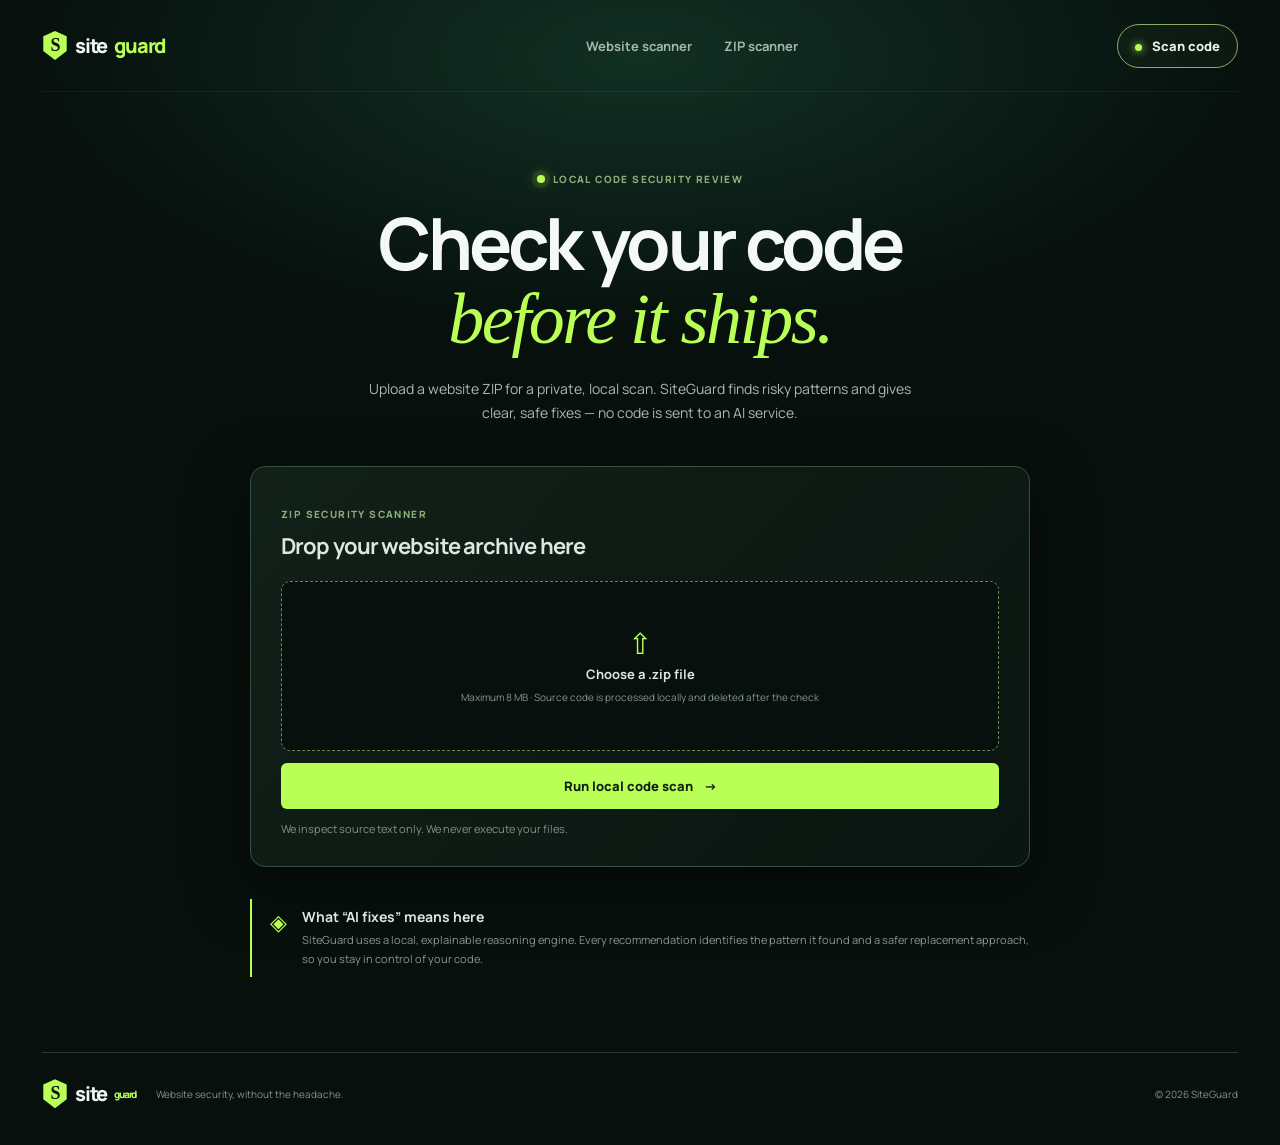
<file: zip-scanner.html>
<!doctype html><html lang="en"><head><meta charset="UTF-8" /><meta name="viewport" content="width=device-width, initial-scale=1.0" /><title>SiteGuard — ZIP security scanner</title><link rel="preconnect" href="https://fonts.googleapis.com" /><link rel="preconnect" href="https://fonts.gstatic.com" crossorigin /><link href="https://fonts.googleapis.com/css2?family=DM+Mono:wght@400;500&family=Manrope:wght@400;500;600;700;800&display=swap" rel="stylesheet" /><link rel="stylesheet" href="styles.css" /><link rel="stylesheet" href="cyber.css" /></head><body><main class="page-shell"><nav class="nav"><a class="brand" href="index.html"><span class="brand-mark">S</span>site<span>guard</span></a><div class="nav-links"><a href="index.html">Website scanner</a><a href="zip-scanner.html">ZIP scanner</a></div><a class="nav-cta" href="#upload"><i></i> Scan code</a></nav><section class="zip-hero"><div class="eyebrow"><span class="pulse"></span> LOCAL CODE SECURITY REVIEW</div><h1>Check your code<br /><em>before it ships.</em></h1><p>Upload a website ZIP for a private, local scan. SiteGuard finds risky patterns and gives clear, safe fixes — no code is sent to an AI service.</p></section><section class="zip-card" id="upload"><p class="card-kicker">ZIP SECURITY SCANNER</p><h2>Drop your website archive here</h2><form id="zip-form"><label class="drop-zone" for="zip-file"><span class="zip-icon">⇧</span><strong>Choose a .zip file</strong><small>Maximum 8 MB · Source code is processed locally and deleted after the check</small><input id="zip-file" type="file" accept=".zip,application/zip" required /></label><button type="submit">Run local code scan <span>→</span></button></form><p class="form-note">We inspect source text only. We never execute your files.</p></section><section class="zip-results hidden" id="zip-results" aria-live="polite"></section><section class="zip-promise"><span>◈</span><div><h3>What “AI fixes” means here</h3><p>SiteGuard uses a local, explainable reasoning engine. Every recommendation identifies the pattern it found and a safer replacement approach, so you stay in control of your code.</p></div></section><footer><a class="brand" href="index.html"><span class="brand-mark">S</span>site<span>guard</span></a><p>Website security, without the headache.</p><span>© 2026 SiteGuard</span></footer></main><script src="zip-scanner.js"></script></body></html>
</file>
<file: styles.css>
:root{--ink:#18251e;--muted:#657168;--line:#dce3dc;--paper:#fbfcf9;--cream:#f0f3eb;--lime:#d8ff76;--lime-dark:#a6d93b;--coral:#ff725c;--blue:#eaf1ff}*{box-sizing:border-box}html{scroll-behavior:smooth}body{margin:0;background:var(--paper);color:var(--ink);font-family:Manrope,Arial,sans-serif}.page-shell{max-width:1280px;margin:auto;padding:0 42px}.nav{height:92px;display:flex;align-items:center;justify-content:space-between}.brand{color:var(--ink);font-size:20px;font-weight:800;letter-spacing:-1.2px;text-decoration:none;display:flex;align-items:center;gap:7px}.brand-mark{display:grid;place-items:center;width:26px;height:29px;background:var(--ink);color:var(--lime);font-family:Georgia,serif;font-size:18px;font-weight:400;clip-path:polygon(50% 0,95% 18%,95% 69%,50% 100%,5% 69%,5% 18%)}.nav-links{display:flex;gap:32px;margin-left:100px}.nav-links a,.text-button{font-size:13px;color:#435047;text-decoration:none;font-weight:700}.nav-cta{border:1px solid var(--ink);border-radius:30px;padding:12px 17px;color:var(--ink);font-size:13px;font-weight:800;text-decoration:none}.nav-cta span{padding-left:8px}.hero{text-align:center;padding:82px 0 105px}.eyebrow,.card-kicker{font-size:10px;letter-spacing:1.4px;font-weight:800;color:#637366}.eyebrow{display:flex;align-items:center;justify-content:center;gap:8px}.pulse{width:8px;height:8px;border-radius:50%;background:var(--lime-dark);box-shadow:0 0 0 5px #e7f4cb}.hero h1{font-size:clamp(45px,6vw,78px);letter-spacing:-4.2px;line-height:1.02;margin:22px 0 18px;font-weight:800}.hero h1 em{font-family:Georgia,serif;font-weight:400;color:#5e9d3a;letter-spacing:-3px}.hero-copy{max-width:560px;margin:0 auto 37px;color:#59665d;font-size:16px;line-height:1.7}.scan-card,.scan-progress,.report{max-width:780px;margin:0 auto;text-align:left;background:#fff;border:1px solid var(--line);border-radius:15px;box-shadow:0 16px 25px #2d49350a}.scan-card{padding:28px 31px}.scan-card-top,.progress-header,.report-heading{display:flex;justify-content:space-between;align-items:flex-start}.scan-card h2,.scan-progress h2,.report h2{font-size:22px;letter-spacing:-.9px;margin:5px 0 21px}.lock-icon{font-size:31px;color:#78ad52}.url-input{display:flex;align-items:center;gap:12px;border:1.5px solid #b7c4b7;padding:6px 6px 6px 15px;border-radius:8px}.url-input>span{color:#91a094;font-size:17px}.url-input input{border:0;outline:0;flex:1;min-width:0;font:500 15px Manrope;color:var(--ink)}button{font-family:inherit;cursor:pointer}.url-input button,.monitor-card button{border:0;border-radius:6px;background:var(--ink);color:white;font-size:13px;font-weight:800;padding:14px 18px;white-space:nowrap}.url-input button span{padding-left:10px;color:var(--lime)}.form-note{font-size:11px;color:#849087;margin:12px 0 0}.trust-row{display:flex;justify-content:center;align-items:center;gap:11px;margin-top:23px;color:#718077;font-size:11px}.trust-row strong{font-size:11px;color:#39483e}.avatars{display:flex}.avatars i{width:21px;height:21px;border-radius:50%;display:grid;place-items:center;border:2px solid var(--paper);margin-left:-5px;font-style:normal;font-size:8px;font-weight:bold;color:#fff;background:#d27f6f}.avatars i:nth-child(2){background:#6caa87}.avatars i:nth-child(3){background:#7a81bd}.avatars i:nth-child(4){background:#be9c67}.hidden{display:none!important}.scan-progress{padding:30px}.scan-progress .progress-header span{font:500 14px 'DM Mono';color:#78946a}.bar{height:7px;background:#ecf1eb;border-radius:20px;overflow:hidden;margin:9px 0 22px}.bar i{display:block;height:100%;width:0;background:var(--lime-dark);transition:width .45s ease}.scan-progress ul{list-style:none;padding:0;margin:0}.scan-progress li{border-top:1px solid var(--line);padding:13px 4px;color:#98a19a;font-size:13px;display:flex;justify-content:space-between}.scan-progress li.active{color:var(--ink);font-weight:700}.scan-progress li span{font-size:11px}.report{padding:31px;margin-bottom:90px}.text-button{border:0;background:transparent;text-decoration:underline}.report-grid{display:grid;grid-template-columns:1fr 1.5fr;gap:13px;margin:6px 0 28px}.score-card,.summary-card{border-radius:10px;padding:23px}.score-card{background:var(--lime)}.score-card p,.summary-card p{font-size:12px;margin:0;color:#48584c}.score{margin:12px 0 8px}.score b{font-size:50px;letter-spacing:-3px}.score span{font-size:16px;color:#53624f}.score-label{font-size:12px;font-weight:800}.score-label i{display:inline-block;background:#f1a740;width:8px;height:8px;border-radius:50%;margin-right:5px}.score-card small{display:block;margin-top:17px;font-size:10px;color:#52614e}.summary-card{background:var(--cream);display:flex;gap:30px;align-items:flex-start;flex-wrap:wrap}.summary-stat{display:flex;flex-direction:column;gap:3px}.summary-stat strong{font:500 31px 'DM Mono'}.summary-stat span{font-size:10px;color:#68756c}.summary-card p{width:100%;line-height:1.6}.finding-heading{display:flex;justify-content:space-between;align-items:baseline;margin-bottom:8px}.finding-heading h3,.monitor-card h3{letter-spacing:-.7px;margin:0;font-size:18px}.finding-heading p{font-size:11px;color:var(--muted)}.finding{display:grid;grid-template-columns:37px 1fr;gap:14px;padding:18px 0;border-top:1px solid var(--line)}.finding-icon{width:28px;height:28px;border-radius:50%;display:grid;place-items:center;background:#eef2ed;color:#5c7962;font-weight:800;font-size:14px}.urgent .finding-icon{background:#ffe9e3;color:#db5945}.finding-title{display:flex;align-items:center;gap:8px}.finding h4{font-size:13px;margin:0;letter-spacing:-.25px}.finding-title span{font-size:8px;letter-spacing:.7px;color:#d7523d;font-weight:800;background:#ffebe7;padding:4px 5px;border-radius:3px}.finding-title .good{color:#60933f;background:#edf7dc}.finding p{font-size:11px;line-height:1.6;color:var(--muted);margin:7px 0}.finding a{font-size:11px;font-weight:800;color:var(--ink)}.finding a b{color:#74aa3e;margin-left:5px}.monitor-card{margin-top:23px;border-radius:10px;background:var(--ink);color:#fff;padding:27px 30px;display:flex;align-items:center;justify-content:space-between;gap:24px}.monitor-card .card-kicker{color:#b6d995}.monitor-card h3{font-size:20px;margin:5px 0}.monitor-card p:not(.card-kicker){font-size:11px;color:#bdc9be;margin:0}.monitor-card form{display:grid;grid-template-columns:1fr auto;gap:7px;min-width:300px}.monitor-card input{padding:12px;border:0;border-radius:5px;font-family:inherit;font-size:12px}.monitor-card button{background:var(--lime);color:var(--ink)}.monitor-card small{grid-column:1/-1;color:#9aab9c;font-size:9px}.how{border-top:1px solid var(--line);padding:83px 0;display:grid;grid-template-columns:1fr 1.4fr;gap:80px}.how h2{font-size:34px;line-height:1.15;letter-spacing:-1.8px;margin:8px 0}.how-list{display:grid;grid-template-columns:repeat(3,1fr);gap:25px}.how-list span{font:500 12px 'DM Mono';color:#87ae42}.how-list h3{font-size:14px;margin:13px 0 8px}.how-list p{font-size:11px;line-height:1.7;color:var(--muted);margin:0}footer{border-top:1px solid var(--line);padding:24px 0 34px;display:flex;align-items:center;gap:20px}footer p,footer span:last-child{font-size:10px;color:var(--muted)}footer span:last-child{margin-left:auto}.toast{position:fixed;bottom:25px;left:50%;transform:translateX(-50%);background:var(--ink);color:#fff;padding:14px 20px;border-radius:8px;font-size:12px;box-shadow:0 10px 30px #18251e44}@media(max-width:700px){.page-shell{padding:0 18px}.nav{height:72px}.nav-links{display:none}.nav-cta{font-size:11px;padding:10px 12px}.hero{padding:62px 0}.hero h1{letter-spacing:-2.6px}.scan-card{padding:21px 18px}.url-input{align-items:stretch;flex-wrap:wrap}.url-input input{width:75%;flex:auto}.url-input button{width:100%}.trust-row{flex-wrap:wrap}.scan-progress,.report{padding:20px}.report-grid,.how{grid-template-columns:1fr}.summary-card{gap:22px}.monitor-card{align-items:flex-start;flex-direction:column;padding:24px}.monitor-card form{width:100%;min-width:0}.finding-heading{display:block}.how{gap:35px;padding:55px 0}.how-list{grid-template-columns:1fr;gap:26px}footer{flex-wrap:wrap}.hero-copy{font-size:14px}}
</file>
<file: cyber.css>
/* SiteGuard cyber-security visual layer */
:root{--ink:#dce7e1;--muted:#8d9e96;--line:#273931;--paper:#07100d;--cream:#0d1a15;--lime:#b9ff56;--lime-dark:#9fe13a;--coral:#ff765f;--blue:#101e24}
body{background:radial-gradient(ellipse 75% 38% at 50% 5%,#123024 0%,#07100d 64%);color:var(--ink)}
.nav{border-bottom:1px solid #ffffff0d}.brand{color:#f2f8f3}.brand>span:last-child{color:var(--lime)}.brand-mark{background:var(--lime);color:#07100d;font-weight:700}.nav-links a,.text-button{color:#a6b6ad}.nav-cta{border-color:#85ad66;color:#e8f5e8;background:#b9ff5608}.nav-cta i{display:inline-block;width:7px;height:7px;border-radius:50%;background:var(--lime);margin-right:7px;box-shadow:0 0 9px var(--lime)}.nav-cta span{color:var(--lime)}
.eyebrow,.card-kicker{color:#8cac78}.pulse{background:var(--lime);box-shadow:0 0 0 5px #b9ff5614,0 0 13px #b9ff56aa}.hero h1{color:#f4f9f5}.hero h1 em{color:var(--lime)}.hero-copy{color:#aab9b0}.scan-card,.scan-progress,.report{background:linear-gradient(135deg,#112018,#0b1511);border-color:#35513e;box-shadow:0 20px 60px #0008}.scan-card h2,.scan-progress h2,.report h2{color:#f0f8f1}.lock-icon{color:var(--lime);text-shadow:0 0 15px #b9ff5688}.url-input{border-color:#46644d;background:#07100d}.url-input:focus-within{border-color:var(--lime);box-shadow:0 0 0 3px #b9ff5614}.url-input>span{color:var(--lime)}.url-input input{background:transparent;color:#edf7ef}.url-input button,.monitor-card button{background:var(--lime);color:#102010}.form-note{color:#7e9485}.trust-row{color:#809188}.trust-row strong{color:#c1d0c5}
.scan-progress .progress-header span{color:#b1df82}.bar{background:#1f3026}.scan-progress li{color:#74867b}.scan-progress li.active{color:#ecf7ed}.summary-card{background:#0b1712}.summary-card p,.score-card p{color:#93a99b}.summary-stat span{color:#82958a}.finding-icon{background:#18281f;color:#b3d791}.urgent .finding-icon{background:#3e211d;color:#ff9c8c}.finding-title span{color:#ff947f;background:#3b201c}.finding-title .good{color:#b0e97d;background:#20351a}.monitor-card{background:#030806;border:1px solid #2e5137}.monitor-card p:not(.card-kicker){color:#aebeb1}.monitor-card small{color:#829487}.how{border-color:#273931}.how-list p,footer p,footer span:last-child{color:#82948a}.toast{background:#b9ff56;color:#07100d;font-weight:800;box-shadow:0 10px 30px #0008}
.dashboard{border-top:1px solid var(--line);padding:70px 0 86px;max-width:780px;margin:auto}.dashboard-intro{display:flex;justify-content:space-between;align-items:end;gap:20px;margin-bottom:24px}.dashboard h2{font-size:28px;letter-spacing:-1.3px;margin:6px 0}.dashboard-intro p:not(.card-kicker){margin:0;color:var(--muted);font-size:12px}.dash-scan{border:1px solid #668857;border-radius:6px;padding:10px 12px;text-decoration:none;color:var(--lime);font-weight:800;font-size:11px;white-space:nowrap}.dashboard-table{background:#0b1712;border:1px solid #2c4233;border-radius:10px;overflow:hidden}.empty-history{font-size:12px;color:var(--muted);padding:18px 20px;margin:0}.history-row{display:grid;grid-template-columns:1.5fr .7fr 1fr .85fr;align-items:center;gap:10px;padding:16px 20px;border-bottom:1px solid #223329}.history-row:last-child{border:0}.history-domain{font-size:13px;font-weight:800;color:#eff7f0}.history-domain small,.history-date{display:block;color:#7f9586;font-size:10px;font-weight:500;margin-top:3px}.history-score{font:500 20px 'DM Mono';color:var(--lime)}.history-state{font-size:9px;letter-spacing:.6px;font-weight:800;color:#b5c9b9}.history-state.urgent{color:#ff927e}.history-action{color:var(--lime);font-size:11px;font-weight:800;text-decoration:none;text-align:right}@media(max-width:700px){.dashboard{padding:50px 0}.dashboard-intro{align-items:flex-start;flex-direction:column}.history-row{grid-template-columns:1fr auto}.history-state{grid-column:1}.history-date{display:none}.history-action{grid-column:2;grid-row:1;text-align:right}}
.zip-hero{max-width:760px;margin:0 auto;text-align:center;padding:80px 0 42px}.zip-hero h1{font-size:clamp(43px,6vw,72px);letter-spacing:-3.7px;line-height:1.02;margin:20px 0;color:#f4f9f5}.zip-hero h1 em{font-family:Georgia,serif;font-weight:400;color:var(--lime);letter-spacing:-2.5px}.zip-hero>p{max-width:570px;margin:auto;font-size:14px;color:#aab9b0;line-height:1.7}.zip-card,.zip-results{max-width:780px;margin:0 auto 32px;padding:30px;border-radius:15px;border:1px solid #35513e;background:linear-gradient(135deg,#112018,#0b1511);box-shadow:0 20px 60px #0008}.zip-card h2{font-size:22px;margin:7px 0 20px;letter-spacing:-.9px}.drop-zone{border:1px dashed #66875e;background:#07100d;min-height:170px;border-radius:9px;display:flex;align-items:center;justify-content:center;flex-direction:column;gap:7px;cursor:pointer;text-align:center}.drop-zone:hover{border-color:var(--lime);background:#b9ff5606}.zip-icon{font-size:29px;color:var(--lime);line-height:1}.drop-zone strong{font-size:13px}.drop-zone small{color:#82978a;font-size:10px}.drop-zone input{position:absolute;width:1px;height:1px;overflow:hidden;opacity:0}.zip-card button{margin-top:12px;width:100%;border:0;border-radius:6px;background:var(--lime);color:#102010;font-size:13px;font-weight:800;padding:14px}.zip-card button:disabled{opacity:.65;cursor:wait}.zip-card button span{padding-left:8px}.zip-promise{max-width:780px;margin:0 auto 75px;border-left:2px solid var(--lime);padding:8px 0 8px 18px;display:flex;gap:15px}.zip-promise>span{color:var(--lime);font-size:22px}.zip-promise h3{font-size:14px;margin:0 0 5px}.zip-promise p{font-size:11px;color:#87998e;line-height:1.7;margin:0}.zip-result-head{display:flex;justify-content:space-between;gap:30px}.zip-result-head h2{margin:6px 0;font-size:22px}.zip-result-head p:not(.card-kicker){font-size:11px;color:#82958a;margin:0}.zip-score{text-align:right}.zip-score b{font:500 42px 'DM Mono';color:var(--lime)}.zip-score span{font:500 13px 'DM Mono';color:#7e9586}.zip-score small{display:block;color:#819589;font-size:9px}.zip-stats{display:flex;gap:10px;margin:24px 0;border-top:1px solid var(--line);border-bottom:1px solid var(--line);padding:13px 0}.zip-stats span{font-size:10px;color:#81948a}.zip-stats b{font:500 16px 'DM Mono';color:#e8f3e8;margin-right:4px}.code-findings h3{font-size:16px;margin:0}.code-finding{display:grid;grid-template-columns:36px 1fr;gap:13px;padding:18px 0;border-top:1px solid var(--line)}.code-finding:first-of-type{margin-top:8px}.code-finding.high .finding-icon{background:#3e211d;color:#ff9c8c}.code-finding .finding-title span{background:#26392b;color:#c1dabb}.code-finding.high .finding-title span{background:#3b201c;color:#ff947f}.code-finding code{font:10px 'DM Mono';color:#9fc879}.fix-box{margin-top:11px;padding:10px 11px;background:#14251a;border-left:2px solid var(--lime);font-size:11px;line-height:1.5;color:#aabcb0}.fix-box b{display:block;font-size:9px;color:var(--lime);letter-spacing:.6px;text-transform:uppercase;margin-bottom:3px}.no-findings{text-align:center;padding:30px 0}.no-findings span{color:var(--lime);font-size:25px}.no-findings h3{margin:7px 0;font-size:15px}.no-findings p{font-size:11px;color:#88998f}.zip-error{color:#ff9c8c;font-size:13px;margin:0}@media(max-width:700px){.zip-hero{padding:58px 0 32px}.zip-card,.zip-results{padding:20px}.zip-result-head{gap:10px}.zip-score b{font-size:32px}.zip-stats{flex-wrap:wrap}.zip-promise{margin-bottom:50px}}
.zip-inline{border-top:1px solid var(--line);padding:78px 0 58px;display:grid;grid-template-columns:.9fr 1.1fr;gap:50px;align-items:center}.zip-inline-copy h2{color:#f2f8f3;font-size:34px;letter-spacing:-1.7px;line-height:1.15;margin:8px 0 13px}.zip-inline-copy h2 em{font-family:Georgia,serif;color:var(--lime);font-weight:400}.zip-inline-copy>p:not(.card-kicker){color:#98aaa0;font-size:12px;line-height:1.75;max-width:360px}.zip-safe{margin-top:21px;display:flex;gap:9px;color:#92aa98;font-size:10px;line-height:1.5;max-width:350px}.zip-safe>span:first-child{color:var(--lime);font-size:16px}.zip-inline .zip-card{width:100%;margin:0}.zip-inline .zip-results{grid-column:1/-1;width:100%;max-width:none;margin-top:-18px}@media(max-width:700px){.zip-inline{grid-template-columns:1fr;gap:28px;padding:55px 0 42px}.zip-inline-copy h2{font-size:29px}.zip-inline .zip-results{margin-top:0}}
.evidence{margin:10px 0;background:#0a130e;border:1px solid #263c2c;border-radius:4px;padding:8px 10px;color:#a7b9aa;font:10px/1.5 'DM Mono'}.evidence b{display:block;color:#91c46e;font:700 8px Manrope;letter-spacing:.8px;text-transform:uppercase;margin-bottom:2px}.fix-method{margin-top:10px;color:#c6dac9;font-size:11px}.fix-method summary{cursor:pointer;color:var(--lime);font-weight:800}.fix-method summary b{margin-left:4px}.fix-method ol{margin:10px 0 0;padding-left:19px;color:#a5b6aa;line-height:1.75}.fix-method li+li{margin-top:3px}
.ai-review-card{margin:22px 0;padding:25px;border:1px solid #31533c;border-radius:10px;background:linear-gradient(120deg,#101f16,#0a130e);display:grid;grid-template-columns:.9fr 1.1fr;gap:22px}.ai-review-card h3{font-size:18px;margin:5px 0}.ai-review-card>div>p:not(.card-kicker){font-size:11px;color:#94a89a;line-height:1.6;margin:0}.ai-fields{display:grid;grid-template-columns:1fr 1fr;gap:9px}.ai-fields label{font-size:9px;color:#9db2a2;font-weight:800}.ai-fields input,.ai-fields select{display:block;width:100%;margin-top:5px;padding:10px;border:1px solid #34513c;border-radius:5px;background:#07100d;color:#e5f1e7;font:11px Manrope}.ai-review-card button{margin-top:10px;width:100%;border:0;border-radius:5px;padding:12px;background:var(--lime);color:#102010;font-weight:800}.ai-note{font-size:9px!important;color:#718879!important;margin-top:8px!important}.ai-answer{grid-column:1/-1;border-top:1px solid #2d4935;padding-top:16px;white-space:pre-wrap;color:#d2e1d5;font-size:12px;line-height:1.7}.custom-endpoint{grid-column:1/-1}@media(max-width:700px){.ai-review-card{grid-template-columns:1fr;padding:20px}.ai-answer{grid-column:auto}}
/* Motion: deliberate, quick, and fully reduced when visitors request it. */
@keyframes rise-in{from{opacity:0;transform:translateY(15px)}to{opacity:1;transform:translateY(0)}}@keyframes soft-glow{0%,100%{box-shadow:0 0 0 0 #b9ff5600}50%{box-shadow:0 0 0 7px #b9ff560c}}@keyframes scan-line{0%{transform:translateX(-120%)}100%{transform:translateX(240%)}}@keyframes orbit{to{transform:rotate(360deg)}}
.nav{animation:rise-in .55s cubic-bezier(.22,1,.36,1) both}.hero .eyebrow{animation:rise-in .6s .08s cubic-bezier(.22,1,.36,1) both}.hero h1{animation:rise-in .7s .14s cubic-bezier(.22,1,.36,1) both}.hero-copy{animation:rise-in .7s .21s cubic-bezier(.22,1,.36,1) both}.scan-card{animation:rise-in .75s .28s cubic-bezier(.22,1,.36,1) both}.trust-row{animation:rise-in .7s .38s cubic-bezier(.22,1,.36,1) both}
.nav-cta,.dash-scan{transition:transform .2s ease,background-color .2s ease,border-color .2s ease,box-shadow .2s ease}.nav-cta:hover,.dash-scan:hover{transform:translateY(-2px);background:#b9ff5614;border-color:var(--lime);box-shadow:0 8px 18px #0004}.url-input button,.zip-card button,.monitor-card button{transition:transform .2s ease,box-shadow .2s ease,filter .2s ease}.url-input button:hover,.zip-card button:hover,.monitor-card button:hover{transform:translateY(-2px);filter:brightness(1.06);box-shadow:0 9px 20px #0005}.scan-card,.zip-card{transition:transform .3s cubic-bezier(.22,1,.36,1),border-color .3s ease,box-shadow .3s ease}.scan-card:hover,.zip-card:hover{transform:translateY(-3px);border-color:#5b7d62;box-shadow:0 25px 70px #0009}.finding,.history-row,.code-finding{transition:background-color .2s ease,padding-left .2s ease}.finding:hover,.history-row:hover,.code-finding:hover{background:#b9ff5607;padding-left:8px}
.is-scanning{position:relative;overflow:hidden}.is-scanning:after{content:"";position:absolute;inset:0;width:35%;background:linear-gradient(90deg,transparent,#b9ff5609,transparent);animation:scan-line 1.45s ease-in-out infinite;pointer-events:none}.is-scanning .lock-icon{animation:orbit 2.2s linear infinite}.is-scanning .bar i{background:linear-gradient(90deg,#8ccf31,#d4ff91,#8ccf31);background-size:200% 100%;animation:soft-glow 1.4s ease-in-out infinite}.report-reveal{animation:rise-in .5s cubic-bezier(.22,1,.36,1) both}.zip-results:not(.hidden){animation:rise-in .5s cubic-bezier(.22,1,.36,1) both}.pulse{animation:soft-glow 2s ease-in-out infinite}
@keyframes radar-turn{to{transform:rotate(360deg)}}@keyframes signal-ping{0%,100%{transform:scale(.8);opacity:.45}50%{transform:scale(1.25);opacity:1}}@keyframes grid-drift{to{background-position:28px 28px}}@keyframes core-breathe{0%,100%{box-shadow:0 0 0 7px #b9ff5609,0 0 24px #b9ff5644}50%{box-shadow:0 0 0 13px #b9ff5608,0 0 35px #b9ff5688}}
.security-motion{height:132px;max-width:620px;margin:0 auto 25px;position:relative;overflow:hidden;mask-image:linear-gradient(90deg,transparent 0%,#000 20%,#000 80%,transparent 100%);opacity:.92}.motion-grid{position:absolute;inset:0;background-image:linear-gradient(#b9ff5613 1px,transparent 1px),linear-gradient(90deg,#b9ff5613 1px,transparent 1px);background-size:28px 28px;animation:grid-drift 6s linear infinite}.radar-ring{position:absolute;left:50%;top:50%;border:1px solid #b9ff5642;border-radius:50%;transform:translate(-50%,-50%)}.ring-one{width:46px;height:46px}.ring-two{width:100px;height:100px;border-color:#b9ff562a}.ring-three{width:168px;height:168px;border-color:#b9ff5619}.radar-sweep{position:absolute;width:85px;height:85px;left:calc(50% - 85px);top:calc(50% - 85px);transform-origin:100% 100%;background:conic-gradient(from 0deg,transparent 0 305deg,#b9ff562e 342deg,transparent 360deg);animation:radar-turn 4s linear infinite}.motion-core{position:absolute;left:50%;top:50%;transform:translate(-50%,-50%);display:grid;place-items:center;width:31px;height:31px;background:var(--lime);border-radius:50%;font:700 17px Georgia;color:#07100d;animation:core-breathe 2s ease-in-out infinite}.signal{position:absolute;width:7px;height:7px;border-radius:50%;background:var(--lime);box-shadow:0 0 10px var(--lime);animation:signal-ping 1.8s ease-in-out infinite}.signal-one{left:38%;top:28%}.signal-two{left:63%;top:65%;animation-delay:.55s}.signal-three{left:72%;top:37%;animation-delay:1.1s}.motion-label{position:absolute;font:500 8px 'DM Mono';letter-spacing:1px;color:#92bd77;top:61%}.motion-label.left{left:8%}.motion-label.right{right:8%}
@media(max-width:700px){.security-motion{height:94px;margin-bottom:20px}.ring-three{width:128px;height:128px}.ring-two{width:76px;height:76px}.radar-sweep{width:65px;height:65px;left:calc(50% - 65px);top:calc(50% - 65px)}.motion-label{display:none}}
@media(prefers-reduced-motion:reduce){*,*::before,*::after{animation-duration:.01ms!important;animation-iteration-count:1!important;scroll-behavior:auto!important;transition-duration:.01ms!important}}
</file>
